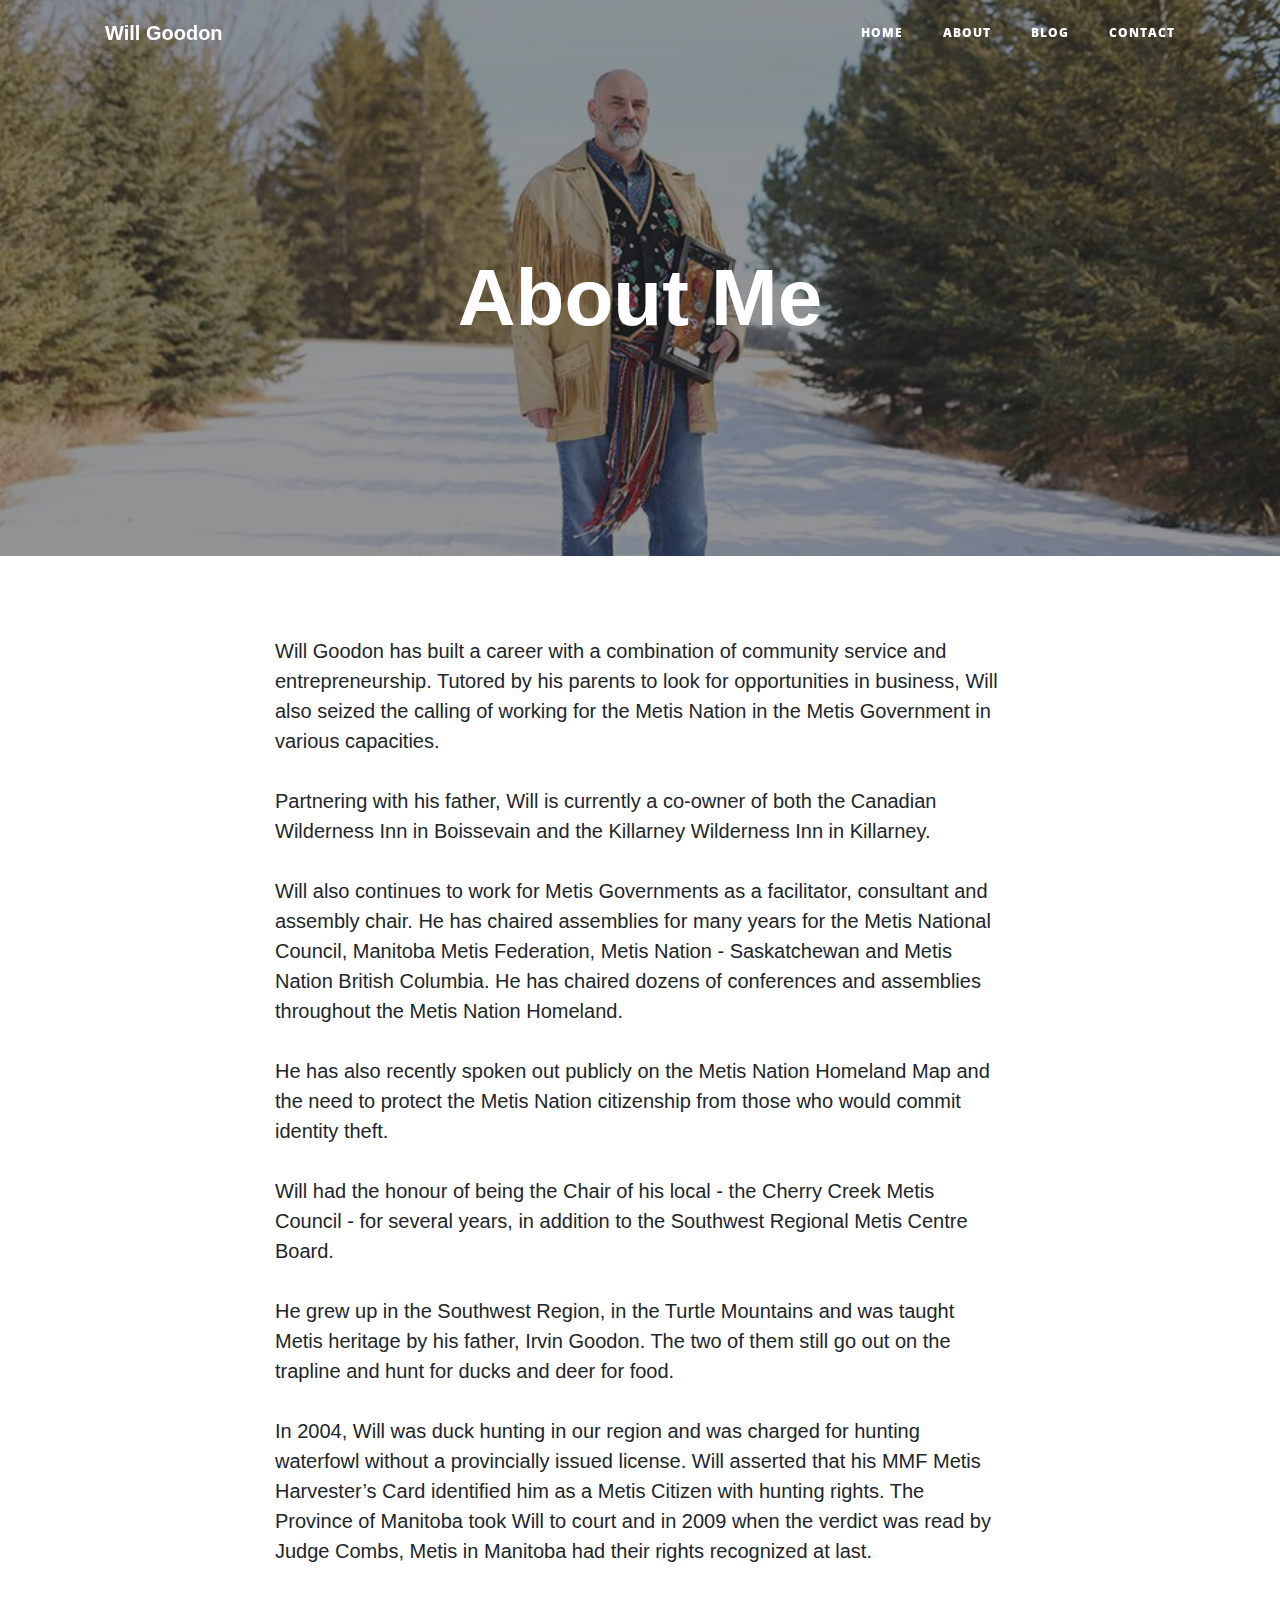
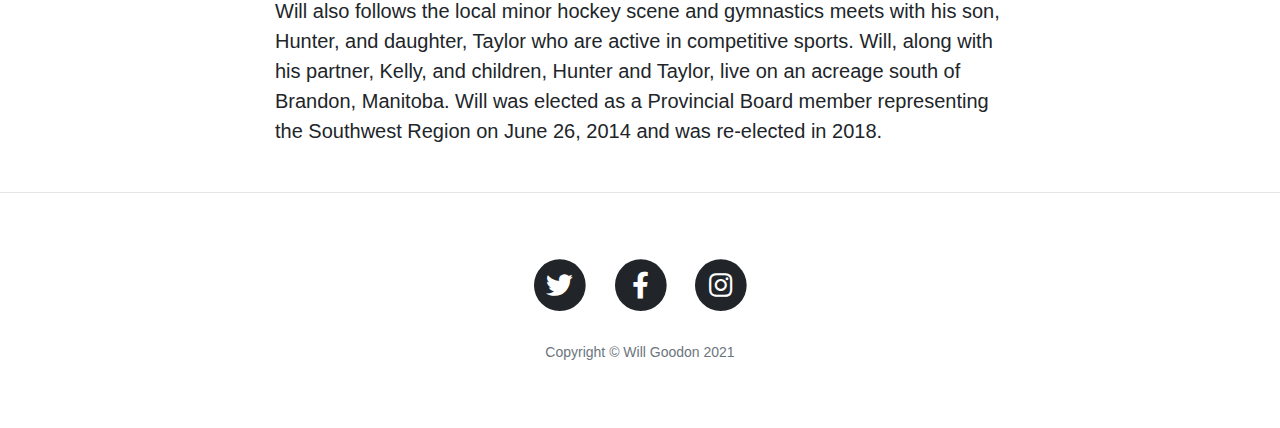
<file: about.html>
<!DOCTYPE html>
<html lang="en">

<head>

  <meta charset="utf-8">
  <meta name="viewport" content="width=device-width, initial-scale=1, shrink-to-fit=no">
  <meta name="description" content="">
  <meta name="author" content="">

  <title>Will Goodon</title>

  <!-- Bootstrap core CSS -->
  <link href="vendor/bootstrap/css/bootstrap.min.css" rel="stylesheet">

  <!-- Custom fonts for this template -->
  <link href="vendor/fontawesome-free/css/all.min.css" rel="stylesheet" type="text/css">
  <link href="https://fonts.googleapis.com/css?family=Lora:400,700,400italic,700italic" rel="stylesheet" type="text/css">
  <link href="https://fonts.googleapis.com/css?family=Open+Sans:300italic,400italic,600italic,700italic,800italic,400,300,600,700,800" rel="stylesheet" type="text/css">

  <!-- Custom styles for this template -->
  <link href="css/clean-blog.min.css" rel="stylesheet">
  <link href="css/custom.css" rel="stylesheet">

</head>

<body>

  <!-- Navigation -->
  <nav class="navbar navbar-expand-lg navbar-light fixed-top" id="mainNav">
    <div class="container">
      <a class="navbar-brand" href="index.html">Will Goodon</a>
      <button class="navbar-toggler navbar-toggler-right" type="button" data-toggle="collapse" data-target="#navbarResponsive" aria-controls="navbarResponsive" aria-expanded="false" aria-label="Toggle navigation">
        Menu
        <i class="fas fa-bars"></i>
      </button>
      <div class="collapse navbar-collapse" id="navbarResponsive">
        <ul class="navbar-nav ml-auto">
          <li class="nav-item">
            <a class="nav-link" href="index.html">Home</a>
          </li>
          <li class="nav-item">
            <a class="nav-link" href="about.html">About</a>
          </li>
          <li class="nav-item">
            <a class="nav-link" href="https://willgoodon.tumblr.com/">Blog</a>
          </li>
          <li class="nav-item">
            <a class="nav-link" href="contact.html">Contact</a>
          </li>
        </ul>
      </div>
    </div>
  </nav>

  <!-- Page Header -->
  <header class="masthead" style="background-image: url('img/will_goodon_3.jpg')">
    <div class="overlay"></div>
    <div class="container">
      <div class="row">
        <div class="col-lg-8 col-md-10 mx-auto">
          <div class="page-heading">
            <h1 id="about_me_title">About Me</h1>
            <span class="subheading"></span>
          </div>
        </div>
      </div>
    </div>
  </header>

  <!-- Main Content -->
  <div class="container">
    <div class="row">
      <div class="col-lg-8 col-md-10 mx-auto">
        <p>Will Goodon has built a career with a combination of community service and entrepreneurship. Tutored by his parents to look for opportunities in business, Will also seized the calling of working for the Metis Nation in the Metis Government in various capacities. </p>
		  
        <p>Partnering with his father, Will is currently a co-owner of both the Canadian Wilderness Inn in Boissevain and the Killarney Wilderness Inn in Killarney.</p>
		  
        <p>Will also continues to work for Metis Governments as a facilitator, consultant and assembly chair. He has chaired assemblies for many years for the Metis National Council, Manitoba Metis Federation, Metis Nation - Saskatchewan and Metis Nation British Columbia. He has chaired dozens of conferences and assemblies throughout the Metis Nation Homeland.</p>
		  
		<p>He has also recently spoken out publicly on the Metis Nation Homeland Map and the need to protect the Metis Nation citizenship from those who would commit identity theft.</p>
		  
		<p>Will had the honour of being the Chair of his local - the Cherry Creek Metis Council - for several years, in addition to the Southwest Regional Metis Centre Board. </p>
		  
		<p>He grew up in the Southwest Region, in the Turtle Mountains and was taught Metis heritage by his father, Irvin Goodon.  The two of them still go out on the trapline and hunt for ducks and deer for food.</p>
		  
		<p>In 2004, Will was duck hunting in our region and was charged for hunting waterfowl without a provincially issued license.  Will asserted that his MMF Metis Harvester’s Card identified him as a Metis Citizen with hunting rights.  The Province of Manitoba took Will to court and in 2009 when the verdict was read by Judge Combs, Metis in Manitoba had their rights recognized at last.</p>
		  
		<p>Will also follows the local minor hockey scene and gymnastics meets with his son, Hunter, and daughter, Taylor who are active in competitive sports. 

Will, along with his partner, Kelly, and children, Hunter and Taylor, live on an acreage south of Brandon, Manitoba.
 
Will was elected as a Provincial Board member representing the Southwest Region on June 26, 2014 and was re-elected in 2018.</p>
      </div>
    </div>
  </div>

  <hr>

  <!-- Footer -->
   <footer>
    <div class="container">
      <div class="row">
        <div class="col-lg-8 col-md-10 mx-auto">
          <ul class="list-inline text-center">
            <li class="list-inline-item">
              <a href="https://twitter.com/willgoodon?ref_src=twsrc%5Egoogle%7Ctwcamp%5Eserp%7Ctwgr%5Eauthor">
                <span class="fa-stack fa-lg">
                  <i class="fas fa-circle fa-stack-2x"></i>
                  <i class="fab fa-twitter fa-stack-1x fa-inverse"></i>
                </span>
              </a>
            </li>
            <li class="list-inline-item">
              <a href="https://www.facebook.com/will.goodon">
                <span class="fa-stack fa-lg">
                  <i class="fas fa-circle fa-stack-2x"></i>
                  <i class="fab fa-facebook-f fa-stack-1x fa-inverse"></i>
                </span>
              </a>
            </li>
            <li class="list-inline-item">
              <a href="https://www.instagram.com/willgoodon/?hl=en">
                <span class="fa-stack fa-lg">
                  <i class="fas fa-circle fa-stack-2x"></i>
                  <i class="fab fa-instagram fa-stack-1x fa-inverse"></i>
                </span>
              </a>
            </li>
          </ul>
          <p class="copyright text-muted">Copyright &copy; Will Goodon 2021</p>
        </div>
      </div>
    </div>
  </footer>

  <!-- Bootstrap core JavaScript -->
  <script src="vendor/jquery/jquery.min.js"></script>
  <script src="vendor/bootstrap/js/bootstrap.bundle.min.js"></script>

  <!-- Custom scripts for this template -->
  <script src="js/clean-blog.min.js"></script>

</body>

</html>
</file>
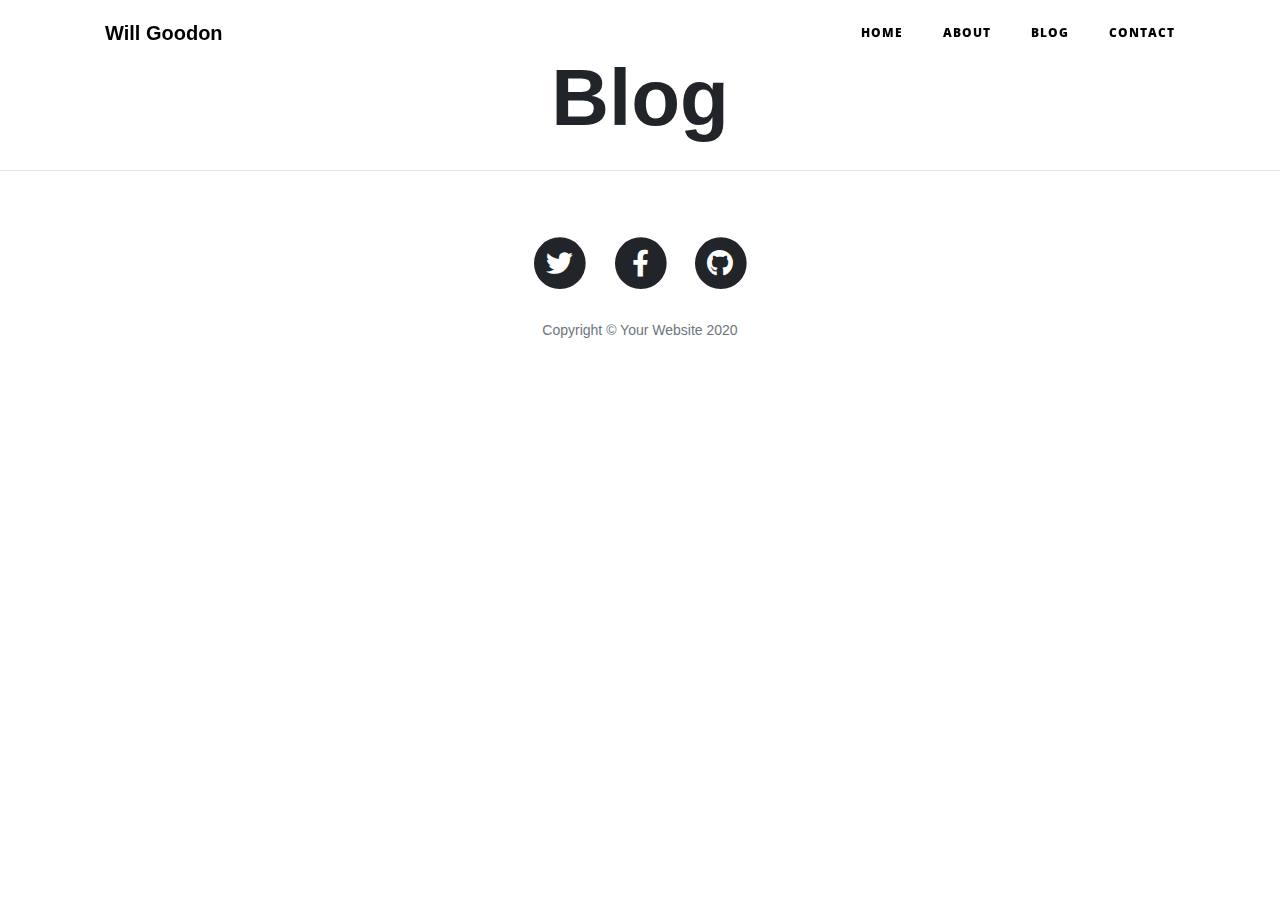
<file: blog.html>
<!DOCTYPE html>
<html lang="en">

<head>

  <meta charset="utf-8">
  <meta name="viewport" content="width=device-width, initial-scale=1, shrink-to-fit=no">
  <meta name="description" content="">
  <meta name="author" content="">

  <title>Blog</title>

  <!-- Bootstrap core CSS -->
  <link href="vendor/bootstrap/css/bootstrap.min.css" rel="stylesheet">

  <!-- Custom fonts for this template -->
  <link href="vendor/fontawesome-free/css/all.min.css" rel="stylesheet" type="text/css">
  <link href="https://fonts.googleapis.com/css?family=Lora:400,700,400italic,700italic" rel="stylesheet" type="text/css">
  <link href="https://fonts.googleapis.com/css?family=Open+Sans:300italic,400italic,600italic,700italic,800italic,400,300,600,700,800" rel="stylesheet" type="text/css">

  <!-- Custom styles for this template -->
  <link href="css/clean-blog.min.css" rel="stylesheet">
  <link href="css/custom.css" rel="stylesheet">
	
	
</head>

<body>

  <!-- Navigation -->
  <nav class="navbar navbar-expand-lg navbar-light fixed-top" id="mainNav">
    <div class="container">
      <a class="navbar-brand blog_black" href="index.html">Will Goodon</a>
      <button class="navbar-toggler navbar-toggler-right" type="button" data-toggle="collapse" data-target="#navbarResponsive" aria-controls="navbarResponsive" aria-expanded="false" aria-label="Toggle navigation">
        Menu
        <i class="fas fa-bars"></i>
      </button>
      <div class="collapse navbar-collapse" id="navbarResponsive">
        <ul class="navbar-nav ml-auto">
          <li class="nav-item">
            <a class="nav-link blog_black" href="index.html">Home</a>
          </li>
          <li class="nav-item">
            <a class="nav-link blog_black" href="about.html">About</a>
          </li>
          <li class="nav-item">
            <a class="nav-link blog_black" href="https://willgoodon.tumblr.com/">Blog</a>
          </li>
          <li class="nav-item">
            <a class="nav-link blog_black" href="contact.html">Contact</a>
          </li>
        </ul>
      </div>
    </div>
  </nav>

  <!-- Page Header --->
   <header>
    <div class="overlay "></div>
    <div class="container">
      <div class="row">
        <div class="col-lg-8 col-md-10 mx-auto ">
          <div class="page-heading ">
     		<h1 id="blog_title">Blog</h1>
            <span class="subheading"></span>
          </div>
        </div>
      </div>
    </div>
  </header>

  <!-- Post Content -->
	
	<!-- TUMBLR BLOG
	<iframe src="http://willgoodon.tumblr.com/ " width="100%" height="400" frameborder="0"></iframe>
	 -->

<hr>

  <!-- Footer -->
  <footer>
    <div class="container">
      <div class="row">
        <div class="col-lg-8 col-md-10 mx-auto">
          <ul class="list-inline text-center">
            <li class="list-inline-item">
              <a href="#">
                <span class="fa-stack fa-lg">
                  <i class="fas fa-circle fa-stack-2x"></i>
                  <i class="fab fa-twitter fa-stack-1x fa-inverse"></i>
                </span>
              </a>
            </li>
            <li class="list-inline-item">
              <a href="#">
                <span class="fa-stack fa-lg">
                  <i class="fas fa-circle fa-stack-2x"></i>
                  <i class="fab fa-facebook-f fa-stack-1x fa-inverse"></i>
                </span>
              </a>
            </li>
            <li class="list-inline-item">
              <a href="#">
                <span class="fa-stack fa-lg">
                  <i class="fas fa-circle fa-stack-2x"></i>
                  <i class="fab fa-github fa-stack-1x fa-inverse"></i>
                </span>
              </a>
            </li>
          </ul>
          <p class="copyright text-muted">Copyright &copy; Your Website 2020</p>
        </div>
      </div>
    </div>
  </footer>

  <!-- Bootstrap core JavaScript -->
  <script src="vendor/jquery/jquery.min.js"></script>
  <script src="vendor/bootstrap/js/bootstrap.bundle.min.js"></script>

  <!-- Custom scripts for this template -->
  <script src="js/clean-blog.min.js"></script>

</body>

</html>
</file>
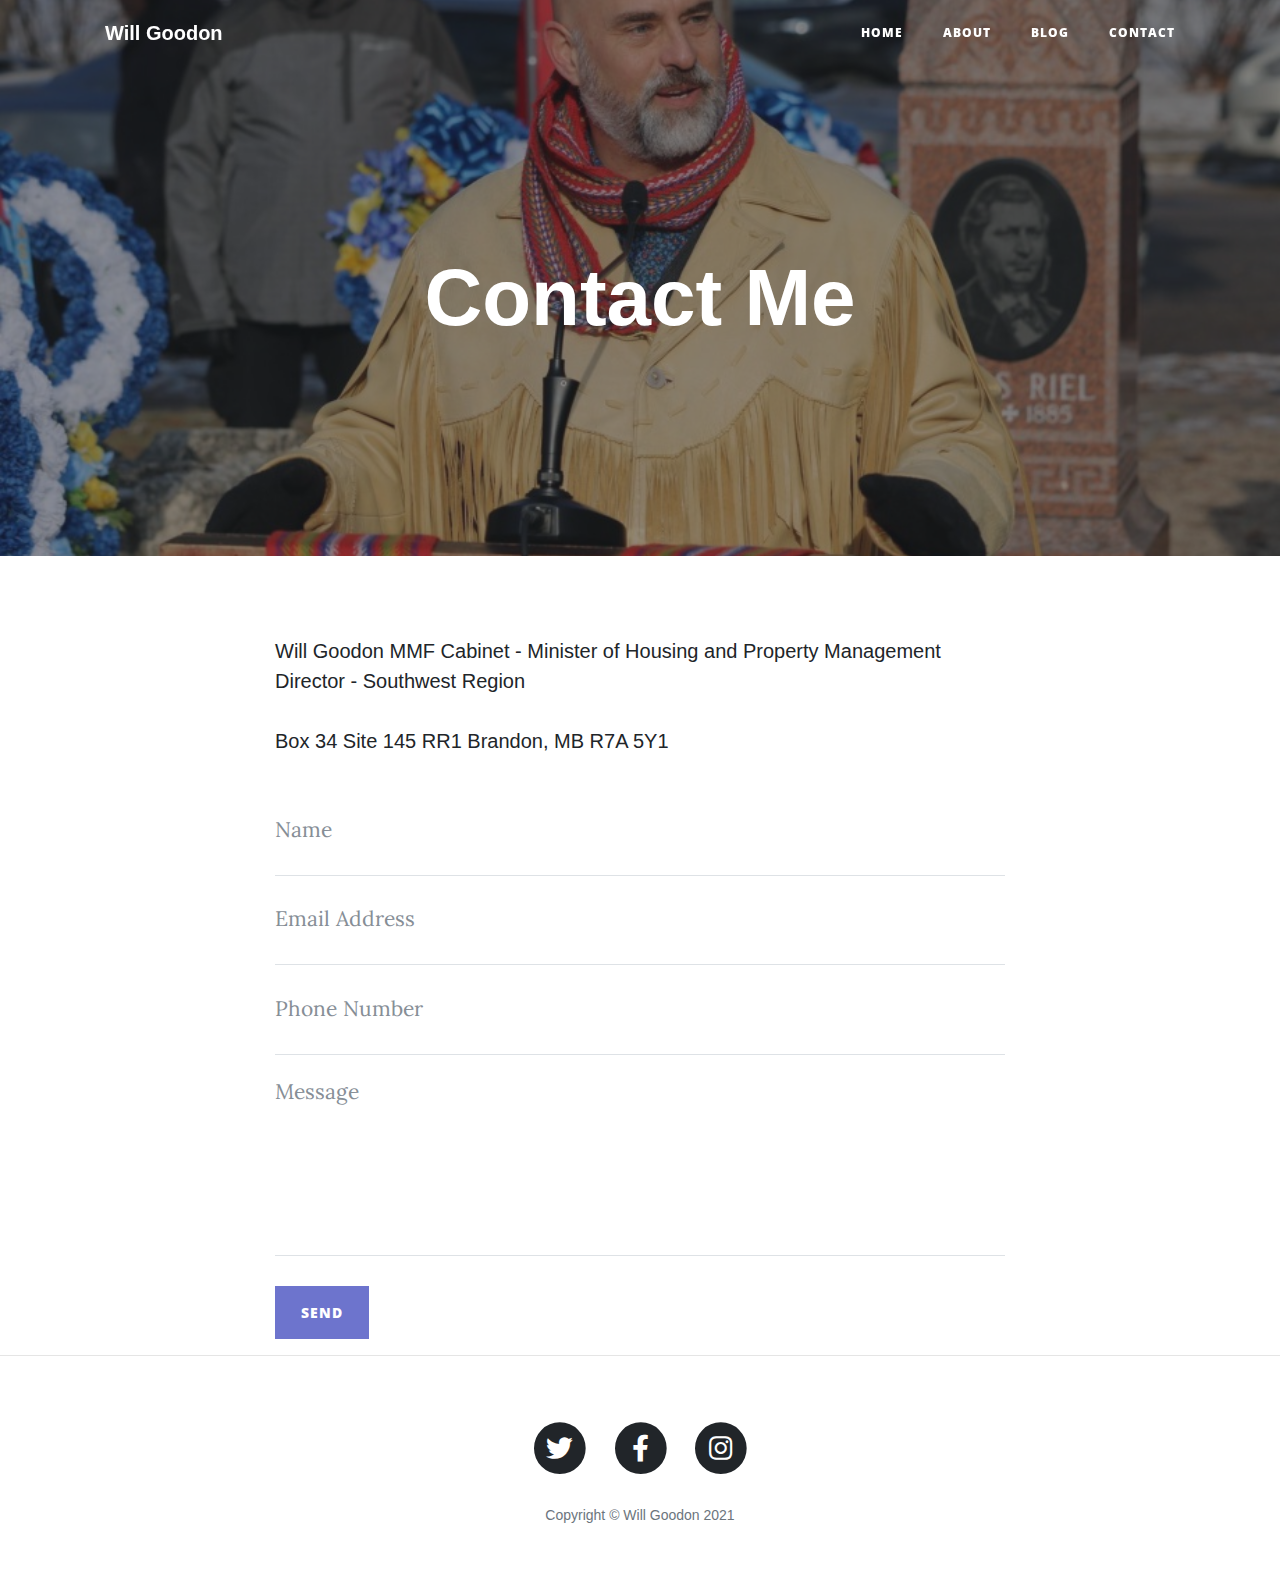
<file: contact.html>
<!DOCTYPE html>
<html lang="en">

<head>

  <meta charset="utf-8">
  <meta name="viewport" content="width=device-width, initial-scale=1, shrink-to-fit=no">
  <meta name="description" content="">
  <meta name="author" content="">

  <title>Will Goodon</title>

  <!-- Bootstrap core CSS -->
  <link href="vendor/bootstrap/css/bootstrap.min.css" rel="stylesheet">

  <!-- Custom fonts for this template -->
  <link href="vendor/fontawesome-free/css/all.min.css" rel="stylesheet" type="text/css">
  <link href="https://fonts.googleapis.com/css?family=Lora:400,700,400italic,700italic" rel="stylesheet" type="text/css">
  <link href="https://fonts.googleapis.com/css?family=Open+Sans:300italic,400italic,600italic,700italic,800italic,400,300,600,700,800" rel="stylesheet" type="text/css">

  <!-- Custom styles for this template -->
  <link href="css/clean-blog.min.css" rel="stylesheet">
  <link href="css/custom.css" rel="stylesheet">
	
</head>

<body>

  <!-- Navigation -->
  <nav class="navbar navbar-expand-lg navbar-light fixed-top" id="mainNav">
    <div class="container">
      <a class="navbar-brand" href="index.html">Will Goodon</a>
      <button class="navbar-toggler navbar-toggler-right" type="button" data-toggle="collapse" data-target="#navbarResponsive" aria-controls="navbarResponsive" aria-expanded="false" aria-label="Toggle navigation">
        Menu
        <i class="fas fa-bars"></i>
      </button>
      <div class="collapse navbar-collapse" id="navbarResponsive">
        <ul class="navbar-nav ml-auto">
          <li class="nav-item">
            <a class="nav-link" href="index.html">Home</a>
          </li>
          <li class="nav-item">
            <a class="nav-link" href="about.html">About</a>
          </li>
          <li class="nav-item">
            <a class="nav-link" href="https://willgoodon.tumblr.com/">Blog</a>
          </li>
          <li class="nav-item">
            <a class="nav-link" href="contact.html">Contact</a>
          </li>
        </ul>
      </div>
    </div>
  </nav>

  <!-- Page Header -->
  <header class="masthead" style="background-image: url('img/will_goodon_4.jpg')">
    <div class="overlay"></div>
    <div class="container">
      <div class="row">
        <div class="col-lg-8 col-md-10 mx-auto">
          <div class="page-heading">
            <h1 id="contact_me_title">Contact Me</h1>
            <span class="subheading"></span>
          </div>
        </div>
      </div>
    </div>
  </header>

  <!-- Main Content -->
  <div class="container">
    <div class="row">
      <div class="col-lg-8 col-md-10 mx-auto">
        <p>Will Goodon
MMF Cabinet - Minister of Housing and Property Management
Director - Southwest Region
<br><br>
Box 34 Site 145 RR1
Brandon, MB R7A 5Y1

        <!-- Contact Form - Enter your email address on line 19 of the mail/contact_me.php file to make this form work. -->
        <!-- WARNING: Some web hosts do not allow emails to be sent through forms to common mail hosts like Gmail or Yahoo. It's recommended that you use a private domain email address! -->
        <!-- To use the contact form, your site must be on a live web host with PHP! The form will not work locally! -->
        <form name="sentMessage" id="contactForm" novalidate>
          <div class="control-group">
            <div class="form-group floating-label-form-group controls">
              <label>Name</label>
              <input type="text" class="form-control" placeholder="Name" id="name" required data-validation-required-message="Please enter your name.">
              <p class="help-block text-danger"></p>
            </div>
          </div>
          <div class="control-group">
            <div class="form-group floating-label-form-group controls">
              <label>Email Address</label>
              <input type="email" class="form-control" placeholder="Email Address" id="email" required data-validation-required-message="Please enter your email address.">
              <p class="help-block text-danger"></p>
            </div>
          </div>
          <div class="control-group">
            <div class="form-group col-xs-12 floating-label-form-group controls">
              <label>Phone Number</label>
              <input type="tel" class="form-control" placeholder="Phone Number" id="phone" required data-validation-required-message="Please enter your phone number.">
              <p class="help-block text-danger"></p>
            </div>
          </div>
          <div class="control-group">
            <div class="form-group floating-label-form-group controls">
              <label>Message</label>
              <textarea rows="5" class="form-control" placeholder="Message" id="message" required data-validation-required-message="Please enter a message."></textarea>
              <p class="help-block text-danger"></p>
            </div>
          </div>
          <br>
          <div id="success"></div>
          <button type="submit" class="btn btn-primary" id="sendMessageButton">Send</button>
        </form>
      </div>
    </div>
  </div>

  <hr>

  <!-- Footer -->
   <footer>
    <div class="container">
      <div class="row">
        <div class="col-lg-8 col-md-10 mx-auto">
          <ul class="list-inline text-center">
            <li class="list-inline-item">
              <a href="https://twitter.com/willgoodon?ref_src=twsrc%5Egoogle%7Ctwcamp%5Eserp%7Ctwgr%5Eauthor">
                <span class="fa-stack fa-lg">
                  <i class="fas fa-circle fa-stack-2x"></i>
                  <i class="fab fa-twitter fa-stack-1x fa-inverse"></i>
                </span>
              </a>
            </li>
            <li class="list-inline-item">
              <a href="https://www.facebook.com/will.goodon">
                <span class="fa-stack fa-lg">
                  <i class="fas fa-circle fa-stack-2x"></i>
                  <i class="fab fa-facebook-f fa-stack-1x fa-inverse"></i>
                </span>
              </a>
            </li>
            <li class="list-inline-item">
              <a href="https://www.instagram.com/willgoodon/?hl=en">
                <span class="fa-stack fa-lg">
                  <i class="fas fa-circle fa-stack-2x"></i>
                  <i class="fab fa-instagram fa-stack-1x fa-inverse"></i>
                </span>
              </a>
            </li>
          </ul>
          <p class="copyright text-muted">Copyright &copy; Will Goodon 2021</p>
        </div>
      </div>
    </div>
  </footer>

  <!-- Bootstrap core JavaScript -->
  <script src="vendor/jquery/jquery.min.js"></script>
  <script src="vendor/bootstrap/js/bootstrap.bundle.min.js"></script>

  <!-- Contact Form JavaScript -->
  <script src="js/jqBootstrapValidation.js"></script>
  <script src="js/contact_me.js"></script>

  <!-- Custom scripts for this template -->
  <script src="js/clean-blog.min.js"></script>

</body>

</html>
</file>
<file: css/custom.css>
/* ------------------------------ HOME PAGE ------------------------------------- */


/* --- BODY CHANGES --- */

body {
    font-size: 20px;
    color: #212529;
    font-family: Gotham, "Helvetica Neue", Helvetica, Arial, "sans-serif"!important;
}





/* --- HEADER NAV --- */

#mainNav .navbar-brand {
    padding: 10px 20px;
    color: #fff;
	font-family: Gotham, "Helvetica Neue", Helvetica, Arial, "sans-serif"!important;
}

@media screen and (max-width:360px){
#mainNav .navbar-brand {
    padding: 10px 20px;
    color: #000;
    font-family: Gotham, "Helvetica Neue", Helvetica, Arial, "sans-serif" !important;
}
}

@media screen and (max-width:768px){
#mainNav .navbar-brand {
    padding: 10px 20px;
    color: #000;
    font-family: Gotham, "Helvetica Neue", Helvetica, Arial, "sans-serif" !important;
}
}

@media screen and (max-width:991px){
#mainNav .navbar-brand {
    padding: 10px 20px;
    color: #000;
    font-family: Gotham, "Helvetica Neue", Helvetica, Arial, "sans-serif" !important;
}
}

@media screen and (max-width:360px){
	
	.navbar-light .navbar-nav .nav-link {
    color: #000;
}
	
}

@media screen and (max-width:768px){
	
	.navbar-light .navbar-nav .nav-link {
    color: #000;
}
	
}

@media screen and (max-width:991px){
	
	.navbar-light .navbar-nav .nav-link {
    color: #000;
}
	
}

@media screen and (max-width:360px){
	
	#mainNav .navbar-nav > li.nav-item > a {
    font-size: 12px;
    font-weight: 800;
    letter-spacing: 1px;
    text-transform: uppercase;
    text-align: center!important;
}
	
}

@media screen and (max-width:768px){
	
	#mainNav .navbar-nav > li.nav-item > a {
    font-size: 12px;
    font-weight: 800;
    letter-spacing: 1px;
    text-transform: uppercase;
    text-align: center!important;
}
	
}

@media screen and (max-width:991px){
	
	#mainNav .navbar-nav > li.nav-item > a {
    font-size: 12px;
    font-weight: 800;
    letter-spacing: 1px;
    text-transform: uppercase;
    text-align: center!important;
}
	
}


@media screen and (max-width:360px){
	
	#mainNav {
    position: absolute;
    border-bottom: 1px solid #e9ecef;
    background-color: #fff;
    font-family: 'Open Sans','Helvetica Neue',Helvetica,Arial,sans-serif;
	opacity: 0.75;
	
}
}

@media screen and (max-width:768px){
	
	#mainNav {
    position: absolute;
    border-bottom: 1px solid #e9ecef;
    background-color: #fff;
    font-family: 'Open Sans','Helvetica Neue',Helvetica,Arial,sans-serif;
	opacity: 0.75;
	
}
}

@media screen and (max-width:991px){
	
	#mainNav {
    position: absolute;
    border-bottom: 1px solid #e9ecef;
    background-color: #fff;
    font-family: 'Open Sans','Helvetica Neue',Helvetica,Arial,sans-serif;
	opacity: 0.75;
	
}
}



/* --- BANNER --- */

element {
    background-image: url( "../img/will_goodon.jpg")!important;
}

header.masthead .page-heading h1, header.masthead .site-heading h1 {
    font-size: 50px;
	font-family: Gotham, "Helvetica Neue", Helvetica, Arial, "sans-serif"!important;
	margin-top: 50px;
}

@media screen and (max-width:768px){
	header.masthead .page-heading h1, header.masthead .site-heading h1 {
    font-size: 50px;
}
	
}

@media screen and (max-width:360px){
	header.masthead .page-heading h1, header.masthead .site-heading h1 {
    font-size: 25px;
}
	
}


/* --- BODY --- */

.btn-primary {
    background-color: #6d74cd!important;
    border-color: #6d74cd!important;
}


/* ------------------------------ ABOUT ME PAGE ------------------------------------- */

@media screen and (max-width:360px) {
	
	#about_me_title {
		font-size: 40px;
		margin-top: 0px!important;
		
	}
}

@media screen and (max-width:375px) {
	
	#about_me_title {
		font-size: 60px!important;
		margin-top: 0px!important;
		
	}
}

@media screen and (max-width:768px) {
	
	#about_me_title {
		font-size: 80px;
		margin-top: 0px!important;
		
	}
}

@media screen and (min-width:769px){
	
	#about_me_title{
	    font-size: 80px;
    font-family: Gotham, "Helvetica Neue", Helvetica, Arial, "sans-serif" !important;
    margin-top: 50px;
}
	
}

/* ------------------------------ CONTACT PAGE ------------------------------------- */

@media screen and (max-width:360px) {
	
	#contact_me_title {
		font-size: 40px;
		margin-top: 0px!important;
		
	}
}

@media screen and (max-width:375px) {
	
	#contact_me_title {
		font-size: 60px!important;
		margin-top: 0px!important;
		
	}
}

@media screen and (max-width:768px) {
	
	#contact_me_title {
		font-size: 80px;
		margin-top: 0px!important;
		
	}
}

@media screen and (min-width:769px){
	
	#contact_me_title{
	    font-size: 80px;
    font-family: Gotham, "Helvetica Neue", Helvetica, Arial, "sans-serif" !important;
    margin-top: 50px;
}
	
}

.floating-label-form-group input, .floating-label-form-group textarea {
    font-size: 1.5em;
    position: relative;
    z-index: 1;
    padding: 0;
    resize: none;
    border: none;
    border-radius: 0;
    background: 0 0;
    box-shadow: none !important;
    font-family:Gotham, "Helvetica Neue", Helvetica, Arial, "sans-serif" !important;
}

/* ------------------------------ BLOG PAGE ------------------------------------- */


.iframe-controls-container * {
   
    display: none!important;
}

iframe{
    overflow:hidden;
}

@media screen and (max-width:360px){
	iframe {
		height: 900px!important;
		
	}
	
}

@media screen and (max-width:375px){
	iframe {
		height: 900px!important;
		
	}
	
}

@media screen and (max-width:414px){
	iframe {
		height: 900px!important;
		
	}
	
}

.blog_black {
	color: #000!important;
	
}

@media screen and (max-width:360px) {
	
	#blog_title {
		font-size: 40px;
		margin-top: 0px!important;
		text-align: center;
		
	}
}

@media screen and (max-width:375px) {
	
	#blog_title {
		font-size: 60px!important;
		margin-top: 0px!important;
		text-align: center;
	}
}

@media screen and (max-width:768px) {
	
	#blog_title {
		font-size: 80px;
		margin-top: 0px!important;
		text-align: center;
	}
}

@media screen and (min-width:769px){
	
	#blog_title{
	    font-size: 80px;
    font-family: Gotham, "Helvetica Neue", Helvetica, Arial, "sans-serif" !important;
    margin-top: 50px;
		text-align: center;
}
	
}
</file>
<file: css/clean-blog.min.css>
/*!
 * Start Bootstrap - Clean Blog v5.0.10 (https://startbootstrap.com/theme/clean-blog)
 * Copyright 2013-2020 Start Bootstrap
 * Licensed under MIT (https://github.com/StartBootstrap/startbootstrap-clean-blog/blob/master/LICENSE)
 */body{font-size:20px;color:#212529;font-family:Lora,'Times New Roman',serif}p{line-height:1.5;margin:30px 0}p a{text-decoration:underline}h1,h2,h3,h4,h5,h6{font-weight:800;font-family:'Open Sans','Helvetica Neue',Helvetica,Arial,sans-serif}a{color:#212529;transition:all .2s}a:focus,a:hover{color:#0085a1}blockquote{font-style:italic;color:#868e96}.section-heading{font-size:36px;font-weight:700;margin-top:60px}.caption{font-size:14px;font-style:italic;display:block;margin:0;padding:10px;text-align:center;border-bottom-right-radius:5px;border-bottom-left-radius:5px}::-moz-selection{color:#fff;background:#0085a1;text-shadow:none}::selection{color:#fff;background:#0085a1;text-shadow:none}img::-moz-selection{color:#fff;background:0 0}img::selection{color:#fff;background:0 0}img::-moz-selection{color:#fff;background:0 0}#mainNav{position:absolute;border-bottom:1px solid #e9ecef;background-color:#fff;font-family:'Open Sans','Helvetica Neue',Helvetica,Arial,sans-serif}#mainNav .navbar-brand{font-weight:800;color:#343a40}#mainNav .navbar-toggler{font-size:12px;font-weight:800;padding:13px;text-transform:uppercase;color:#343a40}#mainNav .navbar-nav>li.nav-item>a{font-size:12px;font-weight:800;letter-spacing:1px;text-transform:uppercase}@media only screen and (min-width:992px){#mainNav{border-bottom:1px solid transparent;background:0 0}#mainNav .navbar-brand{padding:10px 20px;color:#fff}#mainNav .navbar-brand:focus,#mainNav .navbar-brand:hover{color:rgba(255,255,255,.8)}#mainNav .navbar-nav>li.nav-item>a{padding:10px 20px;color:#fff}#mainNav .navbar-nav>li.nav-item>a:focus,#mainNav .navbar-nav>li.nav-item>a:hover{color:rgba(255,255,255,.8)}}@media only screen and (min-width:992px){#mainNav{transition:background-color .2s;transform:translate3d(0,0,0);-webkit-backface-visibility:hidden;backface-visibility:hidden}#mainNav.is-fixed{position:fixed;top:-67px;transition:transform .2s;border-bottom:1px solid #fff;background-color:rgba(255,255,255,.9)}#mainNav.is-fixed .navbar-brand{color:#212529}#mainNav.is-fixed .navbar-brand:focus,#mainNav.is-fixed .navbar-brand:hover{color:#0085a1}#mainNav.is-fixed .navbar-nav>li.nav-item>a{color:#212529}#mainNav.is-fixed .navbar-nav>li.nav-item>a:focus,#mainNav.is-fixed .navbar-nav>li.nav-item>a:hover{color:#0085a1}#mainNav.is-visible{transform:translate3d(0,100%,0)}}header.masthead{margin-bottom:50px;background:no-repeat center center;background-color:#868e96;background-attachment:scroll;position:relative;background-size:cover}header.masthead .overlay{position:absolute;top:0;left:0;height:100%;width:100%;background-color:#212529;opacity:.5}header.masthead .page-heading,header.masthead .post-heading,header.masthead .site-heading{padding:200px 0 150px;color:#fff}@media only screen and (min-width:768px){header.masthead .page-heading,header.masthead .post-heading,header.masthead .site-heading{padding:200px 0}}header.masthead .page-heading,header.masthead .site-heading{text-align:center}header.masthead .page-heading h1,header.masthead .site-heading h1{font-size:50px;margin-top:0}header.masthead .page-heading .subheading,header.masthead .site-heading .subheading{font-size:24px;font-weight:300;line-height:1.1;display:block;margin:10px 0 0;font-family:'Open Sans','Helvetica Neue',Helvetica,Arial,sans-serif}@media only screen and (min-width:768px){header.masthead .page-heading h1,header.masthead .site-heading h1{font-size:80px}}header.masthead .post-heading h1{font-size:35px}header.masthead .post-heading .meta,header.masthead .post-heading .subheading{line-height:1.1;display:block}header.masthead .post-heading .subheading{font-size:24px;font-weight:600;margin:10px 0 30px;font-family:'Open Sans','Helvetica Neue',Helvetica,Arial,sans-serif}header.masthead .post-heading .meta{font-size:20px;font-weight:300;font-style:italic;font-family:Lora,'Times New Roman',serif}header.masthead .post-heading .meta a{color:#fff}@media only screen and (min-width:768px){header.masthead .post-heading h1{font-size:55px}header.masthead .post-heading .subheading{font-size:30px}}.post-preview>a{color:#212529}.post-preview>a:focus,.post-preview>a:hover{text-decoration:none;color:#0085a1}.post-preview>a>.post-title{font-size:30px;margin-top:30px;margin-bottom:10px}.post-preview>a>.post-subtitle{font-weight:300;margin:0 0 10px}.post-preview>.post-meta{font-size:18px;font-style:italic;margin-top:0;color:#868e96}.post-preview>.post-meta>a{text-decoration:none;color:#212529}.post-preview>.post-meta>a:focus,.post-preview>.post-meta>a:hover{text-decoration:underline;color:#0085a1}@media only screen and (min-width:768px){.post-preview>a>.post-title{font-size:36px}}.floating-label-form-group{font-size:14px;position:relative;margin-bottom:0;padding-bottom:.5em;border-bottom:1px solid #dee2e6}.floating-label-form-group input,.floating-label-form-group textarea{font-size:1.5em;position:relative;z-index:1;padding:0;resize:none;border:none;border-radius:0;background:0 0;box-shadow:none!important;font-family:Lora,'Times New Roman',serif}.floating-label-form-group input::-webkit-input-placeholder,.floating-label-form-group textarea::-webkit-input-placeholder{color:#868e96;font-family:Lora,'Times New Roman',serif}.floating-label-form-group label{font-size:.85em;line-height:1.764705882em;position:relative;z-index:0;top:2em;display:block;margin:0;transition:top .3s ease,opacity .3s ease;opacity:0}.floating-label-form-group .help-block{margin:15px 0}.floating-label-form-group-with-value label{top:0;opacity:1}.floating-label-form-group-with-focus label{color:#0085a1}form .form-group:first-child .floating-label-form-group{border-top:1px solid #dee2e6}footer{padding:50px 0 65px}footer .list-inline{margin:0;padding:0}footer .copyright{font-size:14px;margin-bottom:0;text-align:center}.btn{font-size:14px;font-weight:800;padding:15px 25px;letter-spacing:1px;text-transform:uppercase;border-radius:0;font-family:'Open Sans','Helvetica Neue',Helvetica,Arial,sans-serif}.btn-primary{background-color:#0085a1;border-color:#0085a1}.btn-primary:active,.btn-primary:focus,.btn-primary:hover{color:#fff;background-color:#00657b!important;border-color:#00657b!important}.btn-lg{font-size:16px;padding:25px 35px}
</file>
